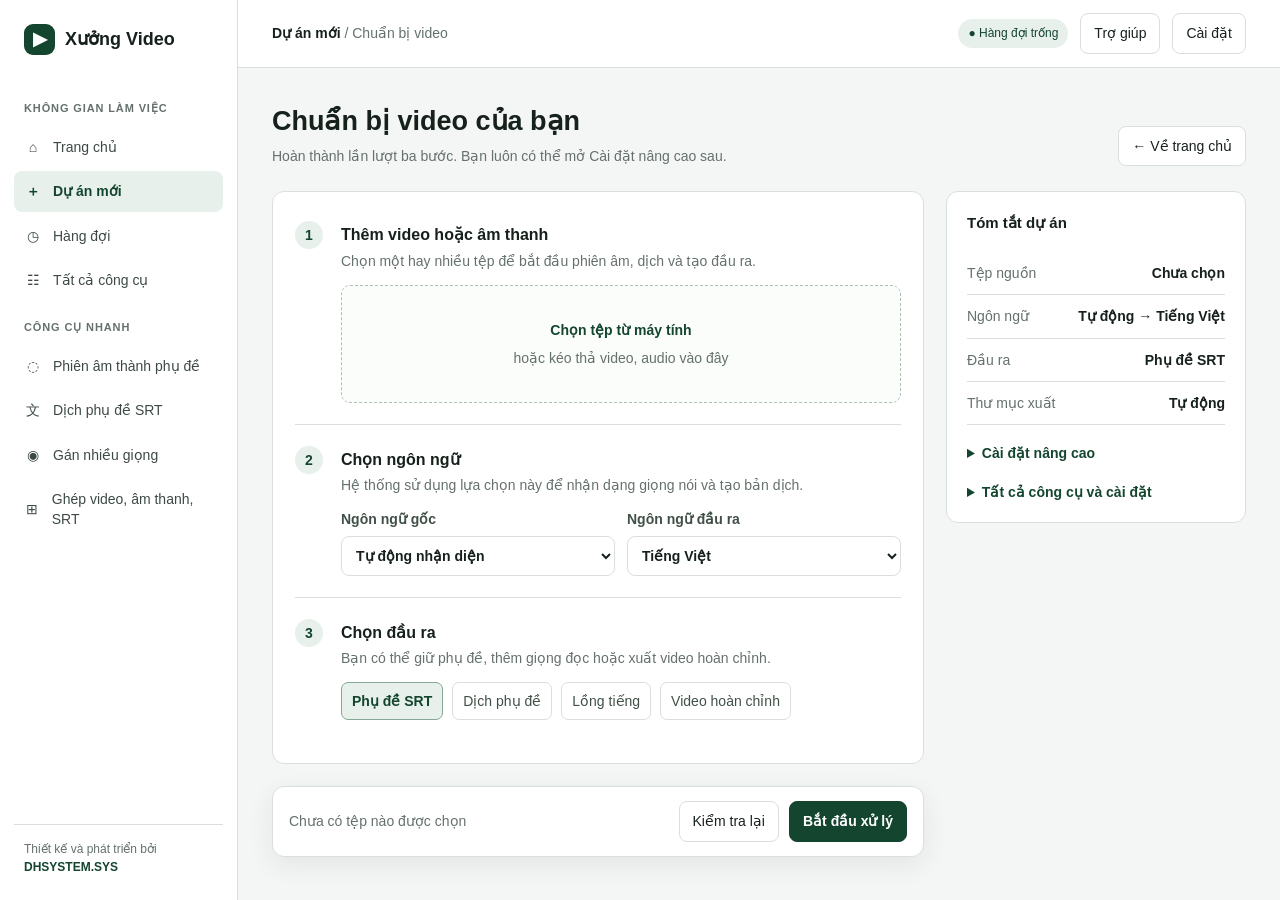
<file: .DHSYSTEM/ui-direction/2026-10-04-light-workspace/index.html>
<!doctype html>
<html lang="vi">
<head>
  <meta charset="utf-8">
  <meta name="viewport" content="width=device-width, initial-scale=1">
  <title>Xưởng Video — Dự án mới</title>
  <style>
    :root { --ink:#17211c; --muted:#65716b; --line:#d9e0dc; --surface:#fff; --subtle:#f4f6f5; --soft:#e7f0eb; --green:#14452f; --green-dark:#0e3524; --focus:#2f7956; }
    * { box-sizing:border-box; } body { margin:0; min-width:1080px; background:var(--subtle); color:var(--ink); font:14px/1.45 "Segoe UI",Arial,sans-serif; }
    .app { display:grid; grid-template-columns:238px 1fr; min-height:100vh; }
    aside { background:#fff; border-right:1px solid var(--line); padding:24px 14px; display:flex; flex-direction:column; }
    .brand { display:flex; gap:10px; align-items:center; padding:0 10px 28px; font-size:18px; font-weight:700; }
    .brand-mark { width:31px; height:31px; border-radius:9px; background:var(--green); color:#fff; display:grid; place-items:center; }
    .nav-label { margin:18px 10px 8px; color:var(--muted); font-size:11px; font-weight:700; letter-spacing:.08em; }
    .nav-item { display:flex; align-items:center; gap:11px; border-radius:8px; color:#3d4a43; padding:10px; margin:2px 0; text-decoration:none; }
    .nav-item.active { background:var(--soft); color:var(--green); font-weight:700; } .nav-icon { width:18px; text-align:center; }
    .author { margin-top:auto; border-top:1px solid var(--line); padding:16px 10px 0; color:var(--muted); font-size:12px; } .author b { color:var(--green); }
    main { display:grid; grid-template-rows:68px 1fr; } header { background:#fff; border-bottom:1px solid var(--line); display:flex; justify-content:space-between; align-items:center; padding:0 34px; }
    .crumb { color:var(--muted); } .crumb b { color:var(--ink); } .top-actions { display:flex; align-items:center; gap:12px; } .queue { color:var(--green); background:var(--soft); border-radius:20px; padding:6px 10px; font-size:12px; }
    button { border:1px solid var(--line); border-radius:8px; background:#fff; color:var(--ink); cursor:pointer; font:inherit; padding:9px 13px; } button.primary { border-color:var(--green); background:var(--green); color:#fff; font-weight:700; } button.primary:hover { background:var(--green-dark); }
    .page { padding:34px; max-width:1450px; width:100%; margin:0 auto; } .intro { display:flex; justify-content:space-between; align-items:end; margin-bottom:25px; } h1 { margin:0 0 5px; font-size:27px; } .intro p { margin:0; color:var(--muted); } .layout { display:grid; grid-template-columns:minmax(620px,1fr) 300px; gap:22px; }
    .panel { background:var(--surface); border:1px solid var(--line); border-radius:12px; } .steps { padding:8px 22px 22px; } .step { display:grid; grid-template-columns:34px 1fr; gap:12px; padding:21px 0; border-bottom:1px solid var(--line); } .step:last-child { border:0; } .number { width:28px; height:28px; border-radius:50%; background:var(--soft); color:var(--green); display:grid; place-items:center; font-weight:700; } .step h2 { margin:2px 0 4px; font-size:16px; } .step p { margin:0 0 14px; color:var(--muted); }
    .drop { border:1.5px dashed #abc1b3; background:#fbfdfb; min-height:118px; border-radius:9px; display:flex; align-items:center; justify-content:center; flex-direction:column; gap:8px; color:var(--muted); } .drop strong { color:var(--green); }
    .fields { display:grid; grid-template-columns:1fr 1fr; gap:12px; } label { display:grid; gap:6px; color:#405047; font-weight:600; } select, .field { border:1px solid var(--line); border-radius:8px; padding:10px; background:#fff; color:var(--ink); font:inherit; } .options { display:flex; gap:9px; flex-wrap:wrap; } .option { padding:8px 10px; border:1px solid var(--line); border-radius:7px; background:#fff; color:#405047; } .option.selected { background:var(--soft); border-color:#86a894; color:var(--green); font-weight:700; }
    .summary { padding:20px; height:max-content; } .summary h2 { font-size:15px; margin:0 0 18px; } .summary-row { display:flex; justify-content:space-between; gap:12px; padding:11px 0; border-bottom:1px solid var(--line); color:var(--muted); } .summary-row b { color:var(--ink); text-align:right; font-weight:600; } details { margin-top:18px; color:var(--muted); } summary { cursor:pointer; color:var(--green); font-weight:700; }
    .footer-action { position:sticky; bottom:0; background:#fff; border:1px solid var(--line); border-radius:12px; padding:14px 16px; margin-top:22px; display:flex; justify-content:space-between; align-items:center; box-shadow:0 8px 26px rgba(23,33,28,.08); } .footer-action span { color:var(--muted); } .footer-action div { display:flex; gap:10px; }
  </style>
</head>
<body>
  <div class="app">
    <aside>
      <div class="brand"><span class="brand-mark">▶</span><span>Xưởng Video</span></div>
      <div class="nav-label">KHÔNG GIAN LÀM VIỆC</div>
      <a class="nav-item" href="#home"><span class="nav-icon">⌂</span>Trang chủ</a>
      <a class="nav-item active" href="#new"><span class="nav-icon">＋</span>Dự án mới</a>
      <a class="nav-item" href="#queue"><span class="nav-icon">◷</span>Hàng đợi</a>
      <a class="nav-item" href="#all-tools"><span class="nav-icon">☷</span>Tất cả công cụ</a>
      <div class="nav-label">CÔNG CỤ NHANH</div>
      <a class="nav-item" href="#transcribe"><span class="nav-icon">◌</span>Phiên âm thành phụ đề</a>
      <a class="nav-item" href="#srt"><span class="nav-icon">文</span>Dịch phụ đề SRT</a>
      <a class="nav-item" href="#voices"><span class="nav-icon">◉</span>Gán nhiều giọng</a>
      <a class="nav-item" href="#merge"><span class="nav-icon">⊞</span>Ghép video, âm thanh, SRT</a>
      <div class="author">Thiết kế và phát triển bởi<br><b>DHSYSTEM.SYS</b></div>
    </aside>
    <main>
      <header><div class="crumb"><b>Dự án mới</b> <span> / Chuẩn bị video</span></div><div class="top-actions"><span class="queue">● Hàng đợi trống</span><button>Trợ giúp</button><button>Cài đặt</button></div></header>
      <section class="page">
        <div class="intro"><div><h1>Chuẩn bị video của bạn</h1><p>Hoàn thành lần lượt ba bước. Bạn luôn có thể mở Cài đặt nâng cao sau.</p></div><button>← Về trang chủ</button></div>
        <div class="layout"><div><div class="panel steps">
          <article class="step"><div class="number">1</div><div><h2>Thêm video hoặc âm thanh</h2><p>Chọn một hay nhiều tệp để bắt đầu phiên âm, dịch và tạo đầu ra.</p><div class="drop"><strong>Chọn tệp từ máy tính</strong><span>hoặc kéo thả video, audio vào đây</span></div></div></article>
          <article class="step"><div class="number">2</div><div><h2>Chọn ngôn ngữ</h2><p>Hệ thống sử dụng lựa chọn này để nhận dạng giọng nói và tạo bản dịch.</p><div class="fields"><label>Ngôn ngữ gốc<select><option>Tự động nhận diện</option></select></label><label>Ngôn ngữ đầu ra<select><option>Tiếng Việt</option></select></label></div></div></article>
          <article class="step"><div class="number">3</div><div><h2>Chọn đầu ra</h2><p>Bạn có thể giữ phụ đề, thêm giọng đọc hoặc xuất video hoàn chỉnh.</p><div class="options"><span class="option selected">Phụ đề SRT</span><span class="option">Dịch phụ đề</span><span class="option">Lồng tiếng</span><span class="option">Video hoàn chỉnh</span></div></div></article>
        </div><div class="footer-action"><span>Chưa có tệp nào được chọn</span><div><button>Kiểm tra lại</button><button class="primary">Bắt đầu xử lý</button></div></div></div>
        <aside class="panel summary"><h2>Tóm tắt dự án</h2><div class="summary-row"><span>Tệp nguồn</span><b>Chưa chọn</b></div><div class="summary-row"><span>Ngôn ngữ</span><b>Tự động → Tiếng Việt</b></div><div class="summary-row"><span>Đầu ra</span><b>Phụ đề SRT</b></div><div class="summary-row"><span>Thư mục xuất</span><b>Tự động</b></div><details><summary>Cài đặt nâng cao</summary><p>Nhà cung cấp dịch, giọng đọc, mô hình nhận dạng và cách nhúng phụ đề.</p></details><details><summary>Tất cả công cụ và cài đặt</summary><p>Mở lại đầy đủ các menu và action hiện có; giao diện mới chỉ nhóm lại để dễ tìm.</p></details></aside></div>
      </section>
    </main>
  </div>
</body>
</html>
</file>
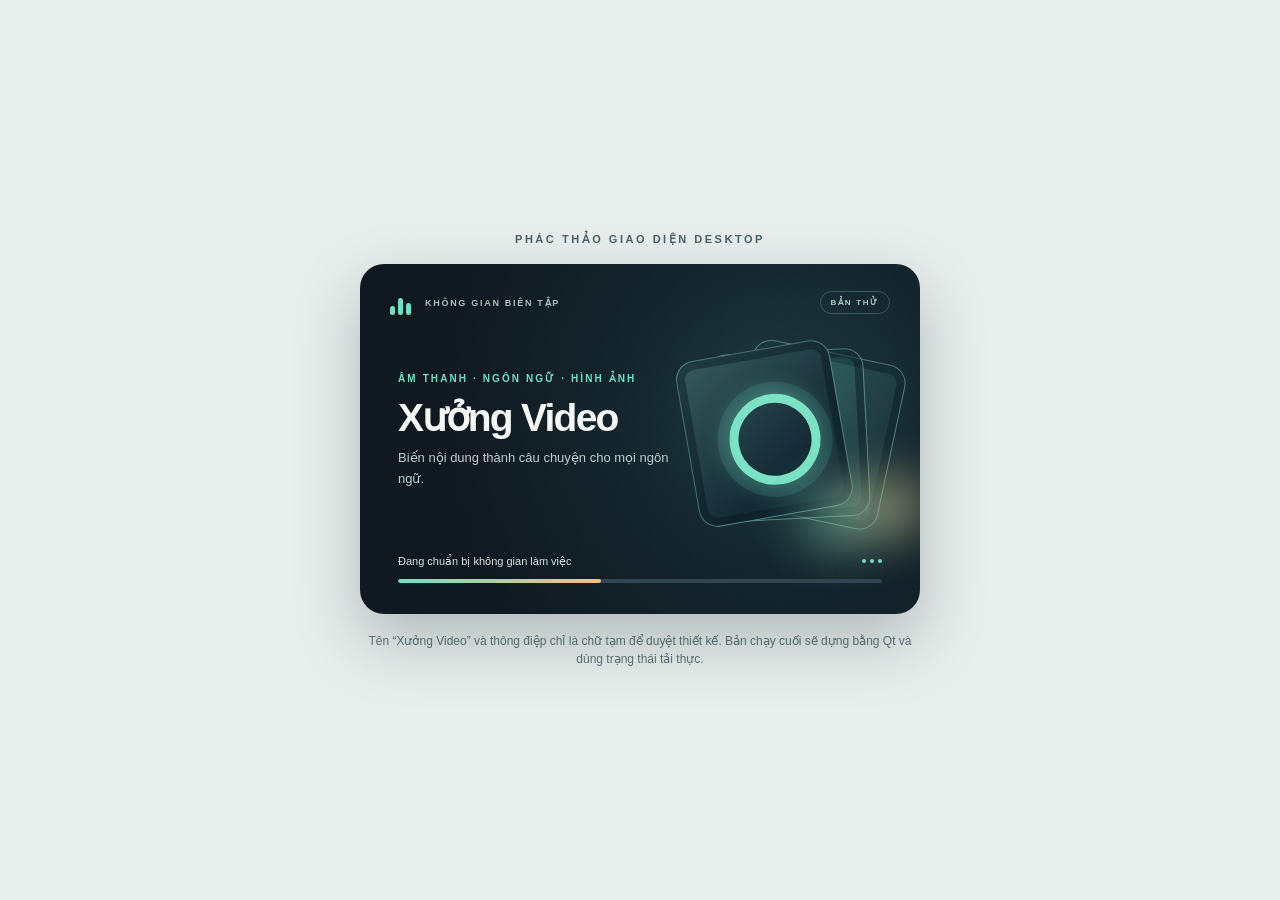
<file: .DHSYSTEM/ui-direction/2026-10-04-vi-start/index.html>
<!doctype html>
<html lang="vi">
<head>
  <meta charset="utf-8">
  <meta name="viewport" content="width=device-width, initial-scale=1">
  <title>Phác thảo màn hình mở đầu</title>
  <link rel="stylesheet" href="style.css">
</head>
<body>
  <main class="canvas">
    <p class="eyebrow">PHÁC THẢO GIAO DIỆN DESKTOP</p>
    <section class="splash" aria-label="Màn hình mở đầu đề xuất">
      <div class="grain" aria-hidden="true"></div>
      <div class="topline"><span class="mark" aria-hidden="true"><i></i><i></i><i></i></span><span>KHÔNG GIAN BIÊN TẬP</span><span class="version">BẢN THỬ</span></div>
      <div class="visual" aria-hidden="true"><span class="frame frame-a"></span><span class="frame frame-b"></span><span class="frame frame-c"></span><span class="wave"></span></div>
      <div class="copy"><span class="caption">ÂM THANH · NGÔN NGỮ · HÌNH ẢNH</span><h1>Xưởng Video</h1><p>Biến nội dung thành câu chuyện cho mọi ngôn ngữ.</p></div>
      <div class="progress" role="status" aria-live="polite"><div class="progress-label"><span>Đang chuẩn bị không gian làm việc</span><span class="pulse" aria-hidden="true"><b></b><b></b><b></b></span></div><div class="track"><span></span></div></div>
    </section>
    <p class="footnote">Tên “Xưởng Video” và thông điệp chỉ là chữ tạm để duyệt thiết kế. Bản chạy cuối sẽ dựng bằng Qt và dùng trạng thái tải thực.</p>
  </main>
</body>
</html>
</file>
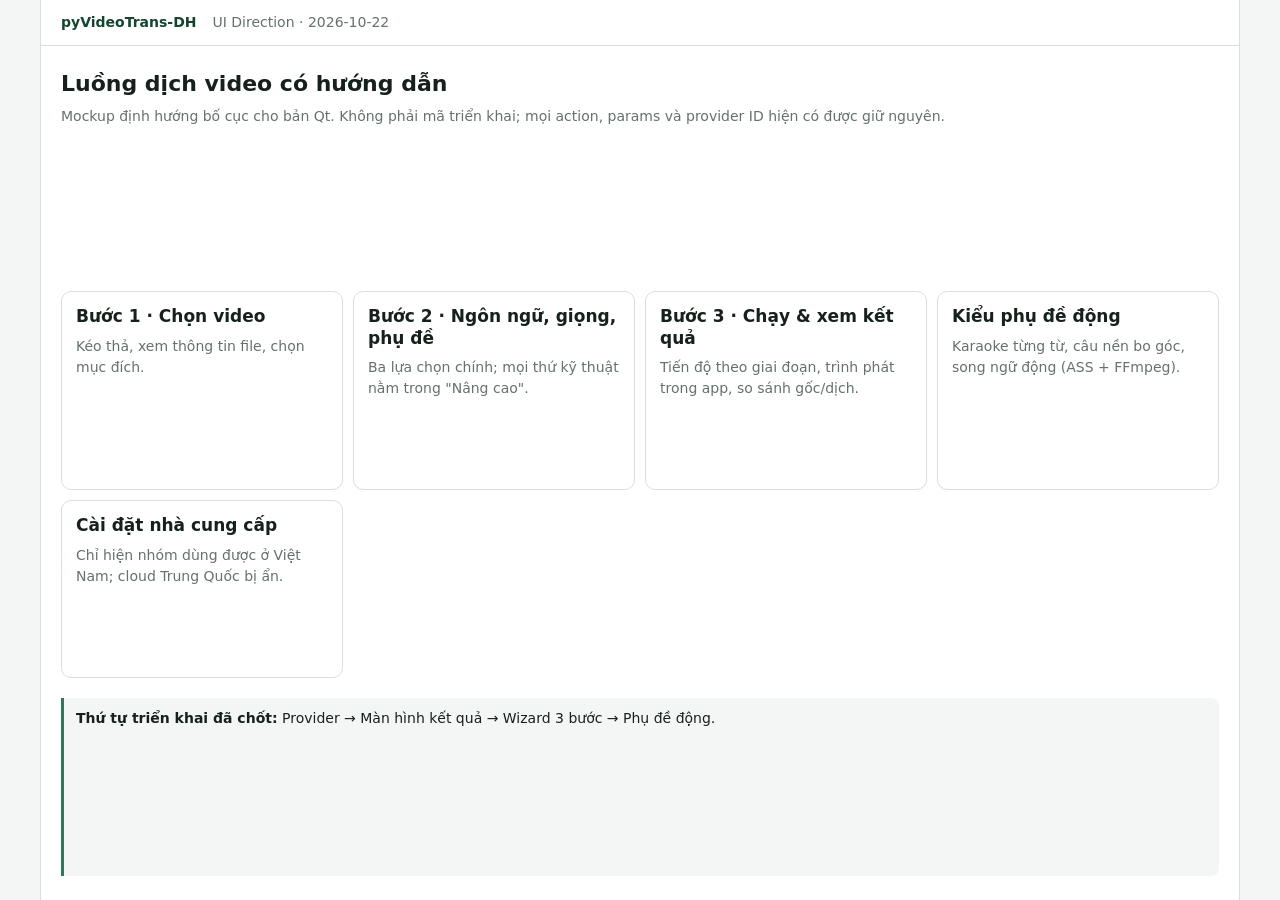
<file: .DHSYSTEM/ui-direction/2026-10-22-guided-workflow/index.html>
<!doctype html>
<html lang="vi">
<head>
<meta charset="utf-8">
<meta name="viewport" content="width=device-width, initial-scale=1">
<title>Guided Workflow — UI Direction</title>
<link rel="stylesheet" href="style.css">
</head>
<body>
<div class="app">
  <header class="topbar"><span class="brand">pyVideoTrans-DH</span><span class="muted">UI Direction · 2026-10-22</span></header>
  <main>
    <section>
      <h1>Luồng dịch video có hướng dẫn</h1>
      <p class="muted">Mockup định hướng bố cục cho bản Qt. Không phải mã triển khai; mọi action, params và provider ID hiện có được giữ nguyên.</p>
    </section>
    <section class="hub-list">
      <a href="pages/step1-video.html"><h2>Bước 1 · Chọn video</h2><p class="muted">Kéo thả, xem thông tin file, chọn mục đích.</p></a>
      <a href="pages/step2-options.html"><h2>Bước 2 · Ngôn ngữ, giọng, phụ đề</h2><p class="muted">Ba lựa chọn chính; mọi thứ kỹ thuật nằm trong "Nâng cao".</p></a>
      <a href="pages/step3-result.html"><h2>Bước 3 · Chạy &amp; xem kết quả</h2><p class="muted">Tiến độ theo giai đoạn, trình phát trong app, so sánh gốc/dịch.</p></a>
      <a href="pages/captions.html"><h2>Kiểu phụ đề động</h2><p class="muted">Karaoke từng từ, câu nền bo góc, song ngữ động (ASS + FFmpeg).</p></a>
      <a href="pages/providers.html"><h2>Cài đặt nhà cung cấp</h2><p class="muted">Chỉ hiện nhóm dùng được ở Việt Nam; cloud Trung Quốc bị ẩn.</p></a>
    </section>
    <section class="note">
      <b>Thứ tự triển khai đã chốt:</b> Provider → Màn hình kết quả → Wizard 3 bước → Phụ đề động.
    </section>
  </main>
</div>
</body>
</html>
</file>
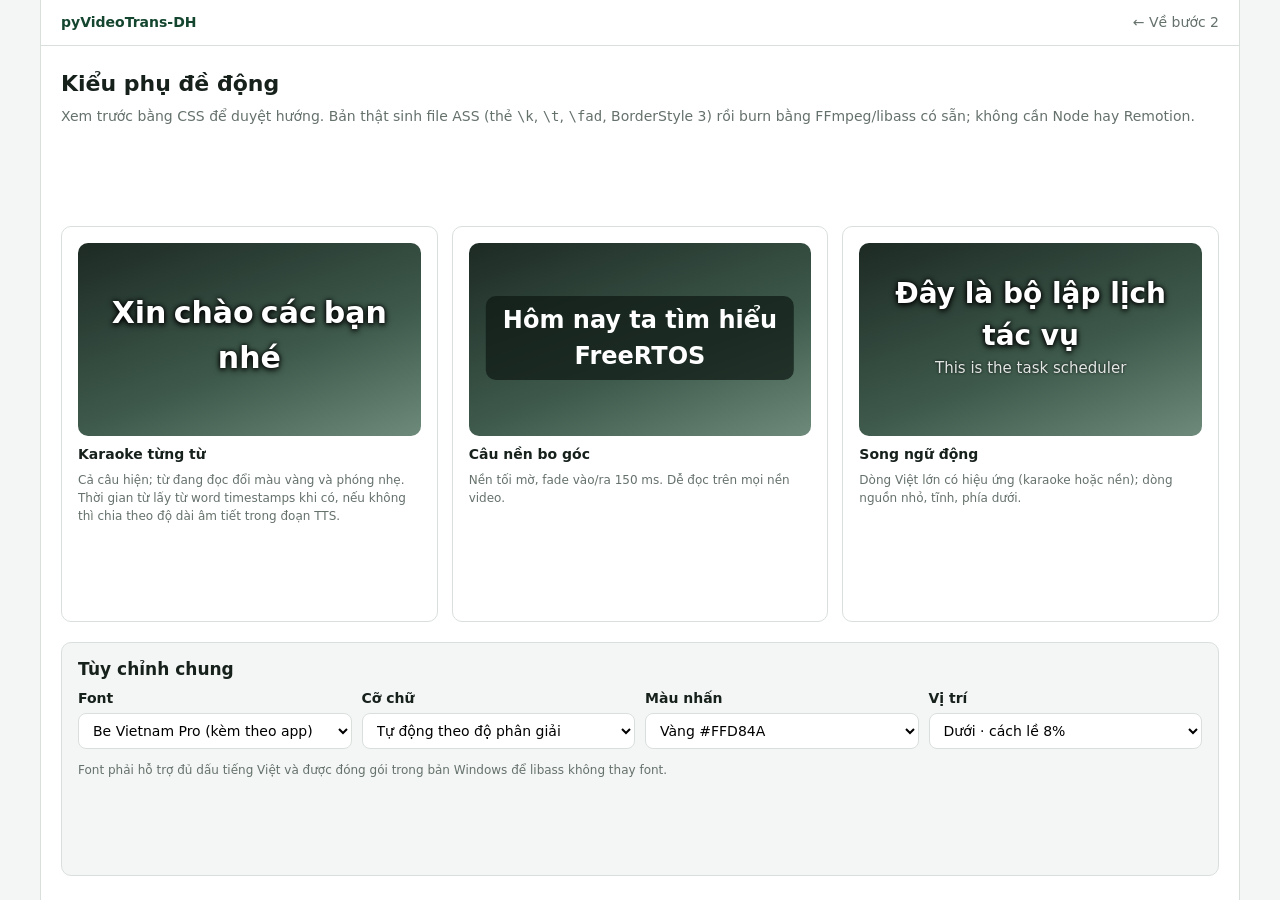
<file: .DHSYSTEM/ui-direction/2026-10-22-guided-workflow/pages/captions.html>
<!doctype html>
<html lang="vi">
<head>
<meta charset="utf-8">
<meta name="viewport" content="width=device-width, initial-scale=1">
<title>Kiểu phụ đề động</title>
<link rel="stylesheet" href="../style.css">
</head>
<body>
<div class="app">
  <header class="topbar"><span class="brand">pyVideoTrans-DH</span><span class="spacer"></span><a href="step2-options.html">← Về bước 2</a></header>
  <main>
    <section>
      <h1>Kiểu phụ đề động</h1>
      <p class="muted">Xem trước bằng CSS để duyệt hướng. Bản thật sinh file ASS (thẻ <code>\k</code>, <code>\t</code>, <code>\fad</code>, BorderStyle 3) rồi burn bằng FFmpeg/libass có sẵn; không cần Node hay Remotion.</p>
    </section>
    <section class="caption-grid">
      <div class="card">
        <div class="player"><div class="cap karaoke"><span class="w">Xin</span><span class="w">chào</span><span class="w">các</span><span class="w">bạn</span><span class="w">nhé</span></div></div>
        <h3 style="margin-top:10px">Karaoke từng từ</h3>
        <p class="muted small">Cả câu hiện; từ đang đọc đổi màu vàng và phóng nhẹ. Thời gian từ lấy từ word timestamps khi có, nếu không thì chia theo độ dài âm tiết trong đoạn TTS.</p>
      </div>
      <div class="card">
        <div class="player"><div class="cap box"><span>Hôm nay ta tìm hiểu FreeRTOS</span></div></div>
        <h3 style="margin-top:10px">Câu nền bo góc</h3>
        <p class="muted small">Nền tối mờ, fade vào/ra 150 ms. Dễ đọc trên mọi nền video.</p>
      </div>
      <div class="card">
        <div class="player"><div class="cap bi"><div class="main">Đây là bộ lập lịch tác vụ</div><div class="src">This is the task scheduler</div></div></div>
        <h3 style="margin-top:10px">Song ngữ động</h3>
        <p class="muted small">Dòng Việt lớn có hiệu ứng (karaoke hoặc nền); dòng nguồn nhỏ, tĩnh, phía dưới.</p>
      </div>
    </section>
    <section class="card soft">
      <h2>Tùy chỉnh chung</h2>
      <div style="display:grid;grid-template-columns:repeat(auto-fit,minmax(180px,1fr));gap:10px">
        <div class="field"><label>Font</label><select><option>Be Vietnam Pro (kèm theo app)</option></select></div>
        <div class="field"><label>Cỡ chữ</label><select><option>Tự động theo độ phân giải</option></select></div>
        <div class="field"><label>Màu nhấn</label><select><option>Vàng #FFD84A</option></select></div>
        <div class="field"><label>Vị trí</label><select><option>Dưới · cách lề 8%</option></select></div>
      </div>
      <p class="muted small">Font phải hỗ trợ đủ dấu tiếng Việt và được đóng gói trong bản Windows để libass không thay font.</p>
    </section>
  </main>
</div>
</body>
</html>
</file>
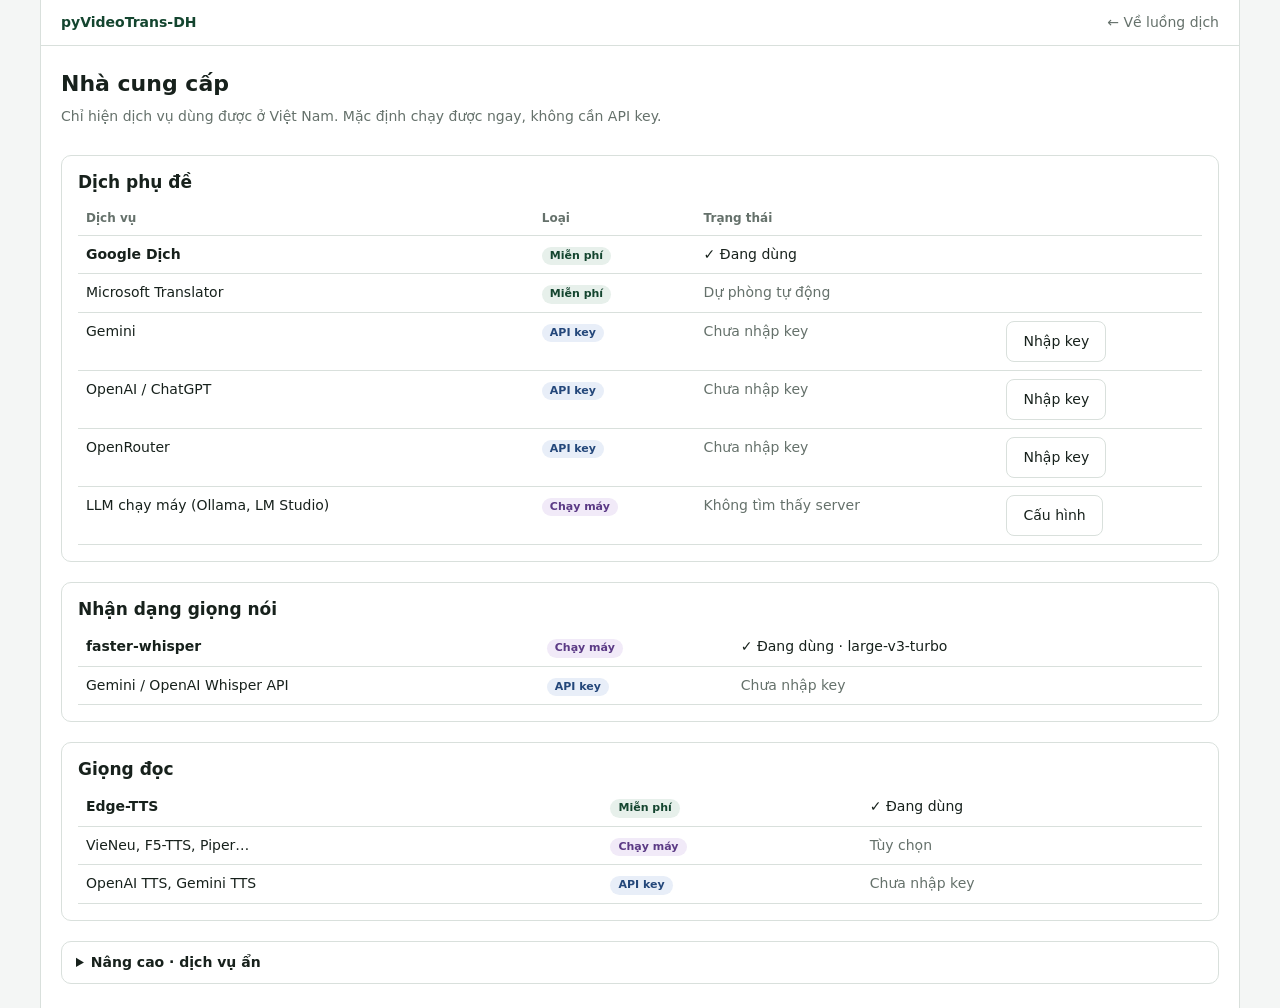
<file: .DHSYSTEM/ui-direction/2026-10-22-guided-workflow/pages/providers.html>
<!doctype html>
<html lang="vi">
<head>
<meta charset="utf-8">
<meta name="viewport" content="width=device-width, initial-scale=1">
<title>Cài đặt nhà cung cấp</title>
<link rel="stylesheet" href="../style.css">
</head>
<body>
<div class="app">
  <header class="topbar"><span class="brand">pyVideoTrans-DH</span><span class="spacer"></span><a href="step1-video.html">← Về luồng dịch</a></header>
  <main>
    <section>
      <h1>Nhà cung cấp</h1>
      <p class="muted">Chỉ hiện dịch vụ dùng được ở Việt Nam. Mặc định chạy được ngay, không cần API key.</p>
    </section>
    <section class="card">
      <h2>Dịch phụ đề</h2>
      <table>
        <tr><th>Dịch vụ</th><th>Loại</th><th>Trạng thái</th><th></th></tr>
        <tr><td><b>Google Dịch</b></td><td><span class="badge">Miễn phí</span></td><td>✓ Đang dùng</td><td></td></tr>
        <tr><td>Microsoft Translator</td><td><span class="badge">Miễn phí</span></td><td class="muted">Dự phòng tự động</td><td></td></tr>
        <tr><td>Gemini</td><td><span class="badge key">API key</span></td><td class="muted">Chưa nhập key</td><td><a class="btn" href="#">Nhập key</a></td></tr>
        <tr><td>OpenAI / ChatGPT</td><td><span class="badge key">API key</span></td><td class="muted">Chưa nhập key</td><td><a class="btn" href="#">Nhập key</a></td></tr>
        <tr><td>OpenRouter</td><td><span class="badge key">API key</span></td><td class="muted">Chưa nhập key</td><td><a class="btn" href="#">Nhập key</a></td></tr>
        <tr><td>LLM chạy máy (Ollama, LM Studio)</td><td><span class="badge local">Chạy máy</span></td><td class="muted">Không tìm thấy server</td><td><a class="btn" href="#">Cấu hình</a></td></tr>
      </table>
    </section>
    <section class="card">
      <h2>Nhận dạng giọng nói</h2>
      <table>
        <tr><td><b>faster-whisper</b></td><td><span class="badge local">Chạy máy</span></td><td>✓ Đang dùng · large-v3-turbo</td></tr>
        <tr><td>Gemini / OpenAI Whisper API</td><td><span class="badge key">API key</span></td><td class="muted">Chưa nhập key</td></tr>
      </table>
    </section>
    <section class="card">
      <h2>Giọng đọc</h2>
      <table>
        <tr><td><b>Edge-TTS</b></td><td><span class="badge">Miễn phí</span></td><td>✓ Đang dùng</td></tr>
        <tr><td>VieNeu, F5-TTS, Piper…</td><td><span class="badge local">Chạy máy</span></td><td class="muted">Tùy chọn</td></tr>
        <tr><td>OpenAI TTS, Gemini TTS</td><td><span class="badge key">API key</span></td><td class="muted">Chưa nhập key</td></tr>
      </table>
    </section>
    <details class="advanced">
      <summary>Nâng cao · dịch vụ ẩn</summary>
      <p class="muted" style="margin-top:8px">Các dịch vụ cloud Trung Quốc (Baidu, Tencent, Alibaba/Qwen, Volcengine/Doubao, Zhipu, MiniMax, SiliconFlow, DeepSeek, Xiaomi…) và các API ít dùng bị ẩn khỏi mọi danh sách. Bật lại tại đây nếu thật sự cần; cấu hình cũ và ID không bị xóa.</p>
      <label><input type="checkbox"> Hiện dịch vụ ẩn trong danh sách chọn</label>
    </details>
  </main>
</div>
</body>
</html>
</file>
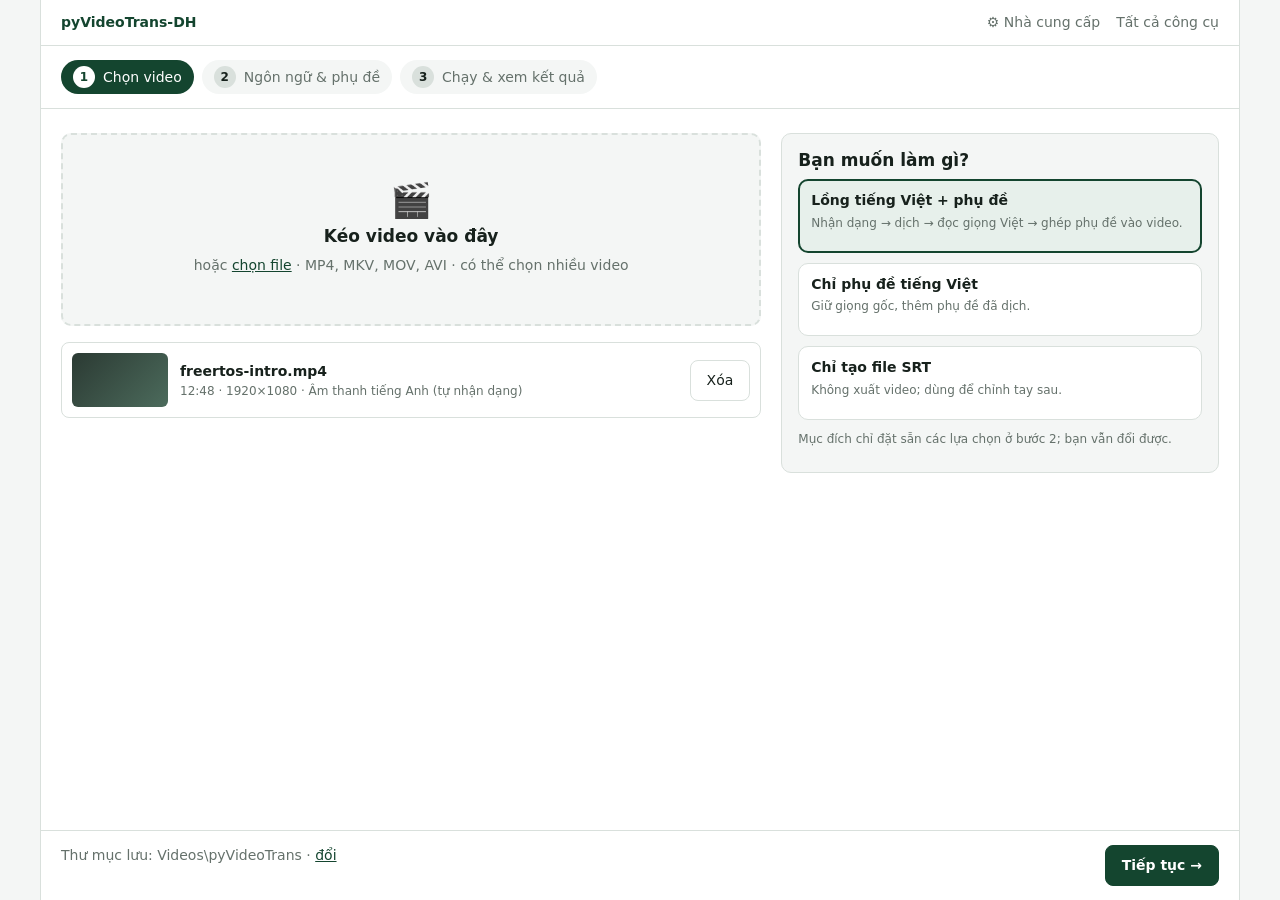
<file: .DHSYSTEM/ui-direction/2026-10-22-guided-workflow/pages/step1-video.html>
<!doctype html>
<html lang="vi">
<head>
<meta charset="utf-8">
<meta name="viewport" content="width=device-width, initial-scale=1">
<title>Bước 1 · Chọn video</title>
<link rel="stylesheet" href="../style.css">
</head>
<body>
<div class="app">
  <header class="topbar"><span class="brand">pyVideoTrans-DH</span><span class="spacer"></span><a href="providers.html">⚙ Nhà cung cấp</a><a href="../index.html">Tất cả công cụ</a></header>
  <nav class="stepper" aria-label="Các bước">
    <a class="step active" href="step1-video.html"><b>1</b> Chọn video</a>
    <a class="step" href="step2-options.html"><b>2</b> Ngôn ngữ &amp; phụ đề</a>
    <a class="step" href="step3-result.html"><b>3</b> Chạy &amp; xem kết quả</a>
  </nav>
  <main class="two-col">
    <section style="display:grid;gap:16px">
      <div class="drop">
        <div class="icon">🎬</div>
        <h2>Kéo video vào đây</h2>
        <p class="muted">hoặc <a href="#">chọn file</a> · MP4, MKV, MOV, AVI · có thể chọn nhiều video</p>
      </div>
      <div class="file-row">
        <div class="thumb" aria-hidden="true"></div>
        <div style="flex:1">
          <b>freertos-intro.mp4</b>
          <div class="muted small">12:48 · 1920×1080 · Âm thanh tiếng Anh (tự nhận dạng)</div>
        </div>
        <a class="btn" href="#">Xóa</a>
      </div>
    </section>
    <aside class="card soft">
      <h2>Bạn muốn làm gì?</h2>
      <div class="tiles" style="grid-template-columns:1fr">
        <div class="tile selected"><h3>Lồng tiếng Việt + phụ đề</h3><p class="muted small">Nhận dạng → dịch → đọc giọng Việt → ghép phụ đề vào video.</p></div>
        <div class="tile"><h3>Chỉ phụ đề tiếng Việt</h3><p class="muted small">Giữ giọng gốc, thêm phụ đề đã dịch.</p></div>
        <div class="tile"><h3>Chỉ tạo file SRT</h3><p class="muted small">Không xuất video; dùng để chỉnh tay sau.</p></div>
      </div>
      <p class="muted small" style="margin-top:10px">Mục đích chỉ đặt sẵn các lựa chọn ở bước 2; bạn vẫn đổi được.</p>
    </aside>
  </main>
  <footer class="actions"><span class="muted">Thư mục lưu: Videos\pyVideoTrans · <a href="#">đổi</a></span><a class="btn primary" href="step2-options.html">Tiếp tục →</a></footer>
</div>
</body>
</html>
</file>
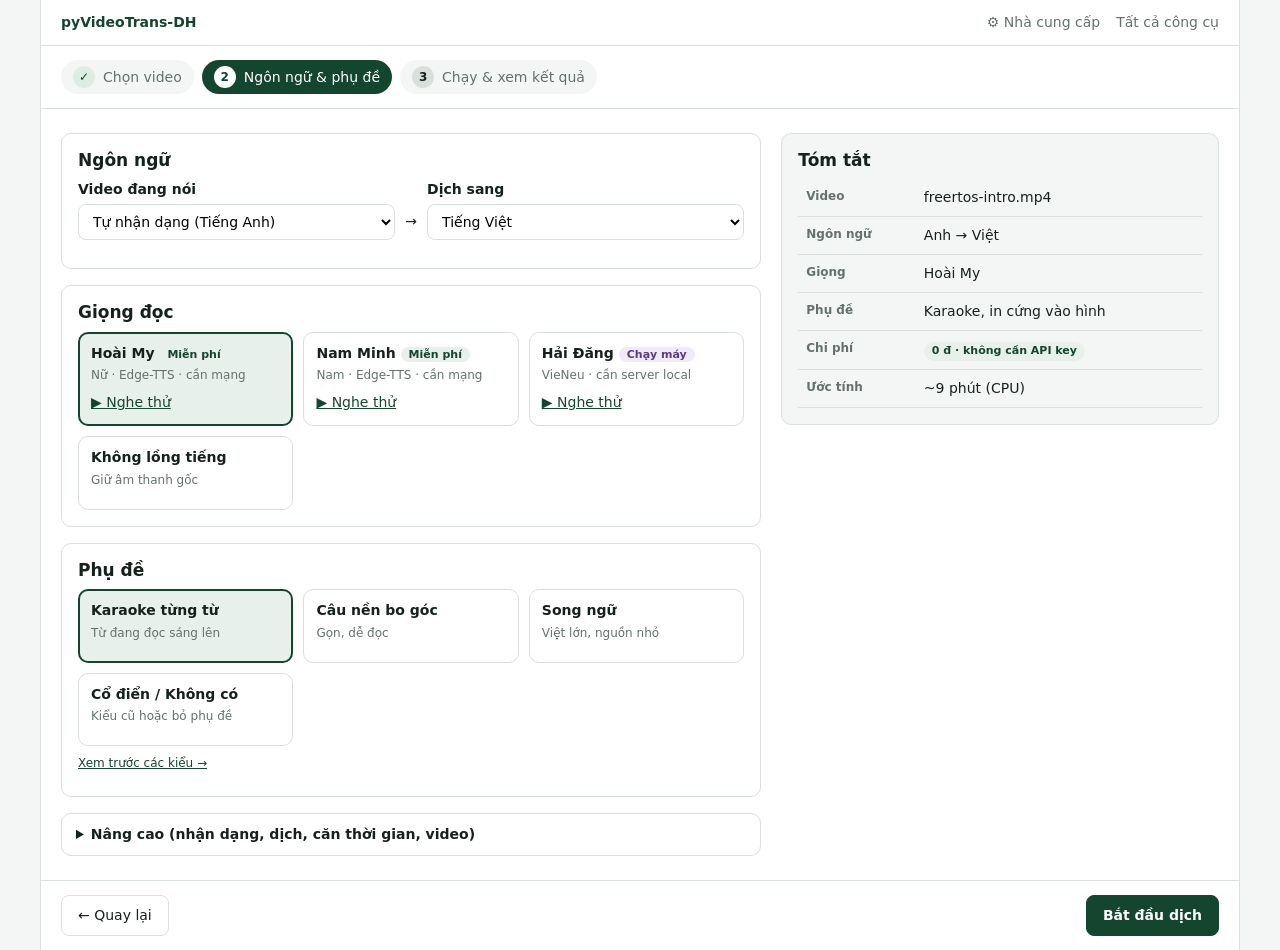
<file: .DHSYSTEM/ui-direction/2026-10-22-guided-workflow/pages/step2-options.html>
<!doctype html>
<html lang="vi">
<head>
<meta charset="utf-8">
<meta name="viewport" content="width=device-width, initial-scale=1">
<title>Bước 2 · Ngôn ngữ và phụ đề</title>
<link rel="stylesheet" href="../style.css">
</head>
<body>
<div class="app">
  <header class="topbar"><span class="brand">pyVideoTrans-DH</span><span class="spacer"></span><a href="providers.html">⚙ Nhà cung cấp</a><a href="../index.html">Tất cả công cụ</a></header>
  <nav class="stepper" aria-label="Các bước">
    <a class="step done" href="step1-video.html"><b>✓</b> Chọn video</a>
    <a class="step active" href="step2-options.html"><b>2</b> Ngôn ngữ &amp; phụ đề</a>
    <a class="step" href="step3-result.html"><b>3</b> Chạy &amp; xem kết quả</a>
  </nav>
  <main class="two-col">
    <section style="display:grid;gap:16px">
      <div class="card">
        <h2>Ngôn ngữ</h2>
        <div style="display:grid;grid-template-columns:1fr auto 1fr;gap:10px;align-items:end">
          <div class="field"><label>Video đang nói</label><select><option>Tự nhận dạng (Tiếng Anh)</option></select></div>
          <span style="padding-bottom:20px">→</span>
          <div class="field"><label>Dịch sang</label><select><option>Tiếng Việt</option></select></div>
        </div>
      </div>
      <div class="card">
        <h2>Giọng đọc</h2>
        <div class="tiles">
          <div class="tile selected"><h3>Hoài My <span class="badge">Miễn phí</span></h3><p class="muted small">Nữ · Edge-TTS · cần mạng</p><a href="#">▶ Nghe thử</a></div>
          <div class="tile"><h3>Nam Minh <span class="badge">Miễn phí</span></h3><p class="muted small">Nam · Edge-TTS · cần mạng</p><a href="#">▶ Nghe thử</a></div>
          <div class="tile"><h3>Hải Đăng <span class="badge local">Chạy máy</span></h3><p class="muted small">VieNeu · cần server local</p><a href="#">▶ Nghe thử</a></div>
          <div class="tile"><h3>Không lồng tiếng</h3><p class="muted small">Giữ âm thanh gốc</p></div>
        </div>
      </div>
      <div class="card">
        <h2>Phụ đề</h2>
        <div class="tiles">
          <div class="tile selected"><h3>Karaoke từng từ</h3><p class="muted small">Từ đang đọc sáng lên</p></div>
          <div class="tile"><h3>Câu nền bo góc</h3><p class="muted small">Gọn, dễ đọc</p></div>
          <div class="tile"><h3>Song ngữ</h3><p class="muted small">Việt lớn, nguồn nhỏ</p></div>
          <div class="tile"><h3>Cổ điển / Không có</h3><p class="muted small">Kiểu cũ hoặc bỏ phụ đề</p></div>
        </div>
        <p class="small" style="margin-top:8px"><a href="captions.html">Xem trước các kiểu →</a></p>
      </div>
      <details class="advanced">
        <summary>Nâng cao (nhận dạng, dịch, căn thời gian, video)</summary>
        <div style="display:grid;grid-template-columns:1fr 1fr;gap:10px;margin-top:12px">
          <div class="field"><label>Nhận dạng giọng nói</label><select><option>faster-whisper · large-v3-turbo (chạy máy)</option></select></div>
          <div class="field"><label>Dịch</label><select><option>Google (miễn phí)</option></select></div>
          <div class="field"><label>Tách giọng nền</label><select><option>Tắt</option></select></div>
          <div class="field"><label>Căn tốc độ giọng</label><select><option>Tự động</option></select></div>
        </div>
        <p class="muted small">Đây là toàn bộ tùy chọn cũ, giữ nguyên tên trường params/settings.</p>
      </details>
    </section>
    <aside class="card soft">
      <h2>Tóm tắt</h2>
      <table>
        <tr><th>Video</th><td>freertos-intro.mp4</td></tr>
        <tr><th>Ngôn ngữ</th><td>Anh → Việt</td></tr>
        <tr><th>Giọng</th><td>Hoài My</td></tr>
        <tr><th>Phụ đề</th><td>Karaoke, in cứng vào hình</td></tr>
        <tr><th>Chi phí</th><td><span class="badge">0 đ · không cần API key</span></td></tr>
        <tr><th>Ước tính</th><td>~9 phút (CPU)</td></tr>
      </table>
    </aside>
  </main>
  <footer class="actions"><a class="btn" href="step1-video.html">← Quay lại</a><a class="btn primary" href="step3-result.html">Bắt đầu dịch</a></footer>
</div>
</body>
</html>
</file>
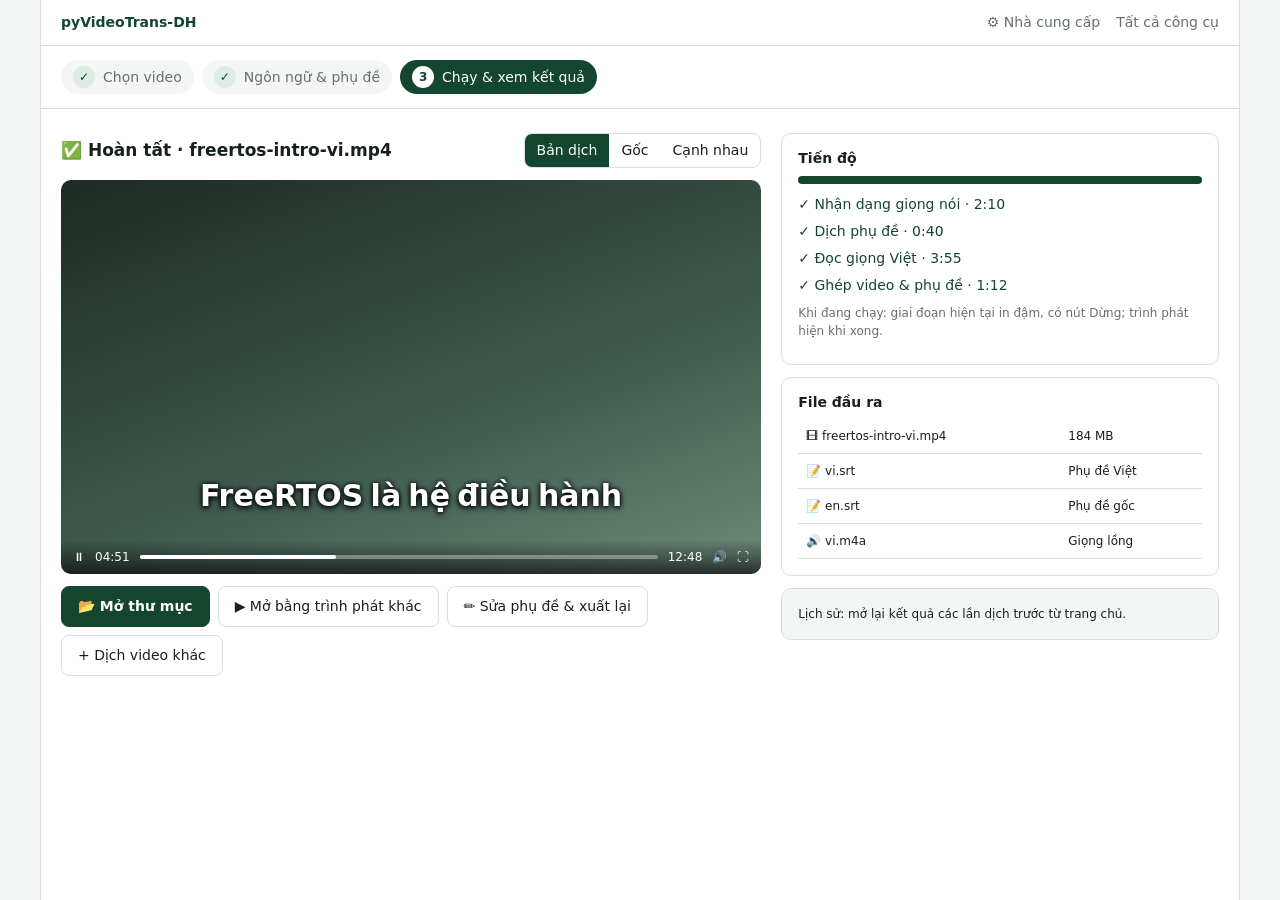
<file: .DHSYSTEM/ui-direction/2026-10-22-guided-workflow/pages/step3-result.html>
<!doctype html>
<html lang="vi">
<head>
<meta charset="utf-8">
<meta name="viewport" content="width=device-width, initial-scale=1">
<title>Bước 3 · Kết quả</title>
<link rel="stylesheet" href="../style.css">
</head>
<body>
<div class="app">
  <header class="topbar"><span class="brand">pyVideoTrans-DH</span><span class="spacer"></span><a href="providers.html">⚙ Nhà cung cấp</a><a href="../index.html">Tất cả công cụ</a></header>
  <nav class="stepper" aria-label="Các bước">
    <a class="step done" href="step1-video.html"><b>✓</b> Chọn video</a>
    <a class="step done" href="step2-options.html"><b>✓</b> Ngôn ngữ &amp; phụ đề</a>
    <a class="step active" href="step3-result.html"><b>3</b> Chạy &amp; xem kết quả</a>
  </nav>
  <main class="two-col">
    <section style="display:grid;gap:12px">
      <div style="display:flex;justify-content:space-between;align-items:center;gap:10px;flex-wrap:wrap">
        <h2 style="margin:0">✅ Hoàn tất · freertos-intro-vi.mp4</h2>
        <div class="seg" role="tablist"><a class="on" href="#">Bản dịch</a><a href="#">Gốc</a><a href="#">Cạnh nhau</a></div>
      </div>
      <div class="player">
        <div class="cap karaoke"><span class="w">FreeRTOS</span><span class="w">là</span><span class="w">hệ</span><span class="w">điều</span><span class="w">hành</span></div>
        <div class="controls"><span>⏸</span><span>04:51</span><div class="seek"><span></span></div><span>12:48</span><span>🔊</span><span>⛶</span></div>
      </div>
      <div style="display:flex;gap:8px;flex-wrap:wrap">
        <a class="btn primary" href="#">📂 Mở thư mục</a>
        <a class="btn" href="#">▶ Mở bằng trình phát khác</a>
        <a class="btn" href="#">✏ Sửa phụ đề &amp; xuất lại</a>
        <a class="btn" href="step1-video.html">+ Dịch video khác</a>
      </div>
    </section>
    <aside style="display:grid;gap:12px">
      <div class="card">
        <h3>Tiến độ</h3>
        <div class="progress" aria-label="100%"><span style="width:100%"></span></div>
        <ul class="stages" style="margin-top:10px">
          <li class="ok">✓ Nhận dạng giọng nói · 2:10</li>
          <li class="ok">✓ Dịch phụ đề · 0:40</li>
          <li class="ok">✓ Đọc giọng Việt · 3:55</li>
          <li class="ok">✓ Ghép video &amp; phụ đề · 1:12</li>
        </ul>
        <p class="muted small" style="margin-top:8px">Khi đang chạy: giai đoạn hiện tại in đậm, có nút Dừng; trình phát hiện khi xong.</p>
      </div>
      <div class="card">
        <h3>File đầu ra</h3>
        <table class="small">
          <tr><td>🎞 freertos-intro-vi.mp4</td><td>184 MB</td></tr>
          <tr><td>📝 vi.srt</td><td>Phụ đề Việt</td></tr>
          <tr><td>📝 en.srt</td><td>Phụ đề gốc</td></tr>
          <tr><td>🔊 vi.m4a</td><td>Giọng lồng</td></tr>
        </table>
      </div>
      <div class="card soft small">Lịch sử: mở lại kết quả các lần dịch trước từ trang chủ.</div>
    </aside>
  </main>
</div>
</body>
</html>
</file>
<file: .DHSYSTEM/ui-direction/2026-10-04-vi-start/style.css>
:root{font-family:"Segoe UI",Inter,Arial,sans-serif;color:#f4f7f4;background:#e8eeec}*{box-sizing:border-box}body{margin:0;min-height:100vh}.canvas{min-height:100vh;display:flex;flex-direction:column;justify-content:center;align-items:center;padding:28px}.eyebrow{color:#49626a;font-size:11px;font-weight:800;letter-spacing:.23em;margin:0 0 18px}.splash{width:560px;height:350px;position:relative;overflow:hidden;border-radius:24px;background:radial-gradient(circle at 76% 42%,#1e3a40 0,#14252d 36%,#101820 75%);box-shadow:0 26px 65px rgba(10,31,41,.25);isolation:isolate}.grain{position:absolute;inset:0;opacity:.18;background-image:linear-gradient(115deg,transparent 47%,rgba(255,255,255,.05) 50%,transparent 53%);background-size:18px 18px;pointer-events:none}.topline{position:relative;z-index:2;display:flex;align-items:center;gap:11px;margin:27px 30px;color:#acbfbd;font-size:9px;letter-spacing:.19em;font-weight:800}.version{margin-left:auto;border:1px solid #3d5b5e;border-radius:20px;padding:6px 10px;font-size:8px;color:#a9c9c1}.mark{width:24px;height:24px;display:flex;align-items:flex-end;gap:3px}.mark i{display:block;width:5px;border-radius:4px;background:#6fe0c4}.mark i:nth-child(1){height:9px}.mark i:nth-child(2){height:17px}.mark i:nth-child(3){height:12px}.copy{position:absolute;left:38px;top:104px;z-index:2;max-width:320px}.caption{font-size:10px;letter-spacing:.21em;color:#6fe0c4;font-weight:800}.copy h1{font-size:39px;letter-spacing:-.045em;line-height:1.05;margin:12px 0 10px}.copy p{font-size:13px;line-height:1.55;color:#bad0cc;max-width:275px;margin:0}.visual{position:absolute;right:8px;top:66px;width:230px;height:220px;transform:rotate(-10deg)}.frame{position:absolute;display:block;width:156px;height:168px;border:1px solid rgba(154,223,205,.38);border-radius:19px;background:linear-gradient(140deg,rgba(111,224,196,.19),rgba(35,56,69,.18));box-shadow:inset 0 0 0 8px rgba(10,26,34,.48)}.frame-a{top:24px;left:56px;transform:rotate(22deg)}.frame-b{top:20px;left:30px;transform:rotate(7deg)}.frame-c{top:14px;left:6px;background:linear-gradient(145deg,#365b5e,#152a35 67%)}.frame-c:after{content:"";position:absolute;left:41px;top:45px;width:73px;height:73px;border-radius:50%;border:9px solid #7be2c5;box-shadow:0 0 0 12px rgba(111,224,196,.12),0 0 28px rgba(111,224,196,.45)}.wave{position:absolute;right:0;bottom:6px;width:120px;height:44px;border-radius:24px;background:linear-gradient(90deg,#6fe0c4,#f8bd83);opacity:.82;filter:blur(27px)}.progress{position:absolute;left:38px;right:38px;bottom:31px;z-index:3}.progress-label{display:flex;align-items:center;justify-content:space-between;color:#d6e5e1;font-size:11px;margin-bottom:11px}.pulse{display:flex;gap:4px}.pulse b{display:block;width:4px;height:4px;border-radius:50%;background:#6fe0c4;animation:breathe 1.4s infinite}.pulse b:nth-child(2){animation-delay:.2s}.pulse b:nth-child(3){animation-delay:.4s}@keyframes breathe{50%{opacity:.2;transform:translateY(-2px)}}.track{height:4px;border-radius:4px;background:#314650;overflow:hidden}.track span{display:block;height:100%;width:42%;border-radius:4px;background:linear-gradient(90deg,#6fe0c4,#f8bd83);animation:loading 3s ease-in-out infinite alternate}@keyframes loading{to{width:72%}}.footnote{max-width:560px;margin:18px 0 0;color:#5f7276;text-align:center;font-size:12px;line-height:1.5}@media(max-width:600px){.splash{transform:scale(min(1,calc((100vw - 30px)/560)));transform-origin:top center}.canvas{overflow:hidden}.footnote{max-width:90vw}}
</file>
<file: .DHSYSTEM/ui-direction/2026-10-22-guided-workflow/style.css>
:root {
  --surface: #fff;
  --subtle: #f4f6f5;
  --soft: #e7f0eb;
  --ink: #17211c;
  --muted: #65716b;
  --line: #d9e0dc;
  --green: #14452f;
  --green-dark: #0e3524;
  --green-soft: #dcede4;
  --focus: #2f7956;
  --warn: #8a5a00;
  --warn-soft: #fff4dc;
  --radius: 10px;
  font-family: "Segoe UI", system-ui, sans-serif;
  color: var(--ink);
}

* { box-sizing: border-box; }
body { margin: 0; background: var(--subtle); font-size: 14px; line-height: 1.5; }
a { color: var(--green); }
h1, h2, h3 { margin: 0 0 8px; line-height: 1.25; }
h1 { font-size: 22px; }
h2 { font-size: 17px; }
h3 { font-size: 14px; }
p { margin: 0 0 8px; }
.muted { color: var(--muted); }
.small { font-size: 12px; }

/* App frame */
.app { max-width: 1200px; margin: 0 auto; min-height: 100vh; background: var(--surface); display: flex; flex-direction: column; border-inline: 1px solid var(--line); }
.topbar { display: flex; align-items: center; gap: 16px; padding: 12px 20px; border-bottom: 1px solid var(--line); }
.brand { font-weight: 700; color: var(--green); }
.topbar .spacer { flex: 1; }
.topbar a { text-decoration: none; color: var(--muted); }
.topbar a:hover { color: var(--green); }

/* Stepper */
.stepper { display: flex; gap: 8px; padding: 14px 20px; border-bottom: 1px solid var(--line); background: var(--surface); flex-wrap: wrap; }
.step { display: flex; align-items: center; gap: 8px; padding: 6px 12px; border-radius: 999px; color: var(--muted); background: var(--subtle); text-decoration: none; }
.step b { display: inline-grid; place-items: center; width: 22px; height: 22px; border-radius: 50%; background: var(--line); color: var(--ink); font-size: 12px; }
.step.done b { background: var(--green-soft); color: var(--green); }
.step.active { background: var(--green); color: #fff; }
.step.active b { background: #fff; color: var(--green); }

main { flex: 1; padding: 24px 20px; display: grid; gap: 20px; }
.two-col { grid-template-columns: minmax(0, 1.6fr) minmax(0, 1fr); align-items: start; }
@media (max-width: 860px) { .two-col { grid-template-columns: 1fr; } }

.card { border: 1px solid var(--line); border-radius: var(--radius); padding: 16px; background: var(--surface); }
.card.soft { background: var(--subtle); }

/* Footer actions */
.actions { display: flex; gap: 10px; justify-content: space-between; padding: 14px 20px; border-top: 1px solid var(--line); flex-wrap: wrap; }
.btn { display: inline-flex; align-items: center; gap: 6px; padding: 9px 16px; border-radius: 8px; border: 1px solid var(--line); background: var(--surface); color: var(--ink); text-decoration: none; font: inherit; cursor: pointer; }
.btn:hover { border-color: var(--focus); }
.btn.primary { background: var(--green); border-color: var(--green); color: #fff; font-weight: 600; }
.btn.primary:hover { background: var(--green-dark); }
.btn:focus-visible { outline: 2px solid var(--focus); outline-offset: 2px; }

/* Drop zone */
.drop { border: 2px dashed var(--line); border-radius: var(--radius); padding: 40px 20px; text-align: center; background: var(--subtle); }
.drop .icon { font-size: 34px; }
.file-row { display: flex; gap: 12px; align-items: center; padding: 10px; border: 1px solid var(--line); border-radius: 8px; }
.thumb { width: 96px; aspect-ratio: 16/9; border-radius: 6px; background: linear-gradient(135deg, #2b3a33, #4c6b5c); flex: none; }

/* Choice tiles */
.tiles { display: grid; grid-template-columns: repeat(auto-fit, minmax(170px, 1fr)); gap: 10px; }
.tile { border: 1px solid var(--line); border-radius: var(--radius); padding: 12px; cursor: pointer; background: var(--surface); }
.tile.selected { border: 2px solid var(--green); background: var(--soft); padding: 11px; }
.tile h3 { margin-bottom: 4px; }

.field { display: grid; gap: 4px; margin-bottom: 12px; }
.field label { font-weight: 600; }
select, input[type=text] { font: inherit; padding: 8px 10px; border: 1px solid var(--line); border-radius: 8px; background: var(--surface); width: 100%; }

.badge { display: inline-block; padding: 1px 8px; border-radius: 999px; font-size: 11px; background: var(--soft); color: var(--green); font-weight: 600; }
.badge.key { background: #e8eef8; color: #24477a; }
.badge.local { background: #f1eaf8; color: #5b3a85; }
.badge.warn { background: var(--warn-soft); color: var(--warn); }

details.advanced { border: 1px solid var(--line); border-radius: var(--radius); padding: 10px 14px; }
details.advanced summary { cursor: pointer; font-weight: 600; }

/* Progress */
.progress { height: 8px; border-radius: 999px; background: var(--line); overflow: hidden; }
.progress > span { display: block; height: 100%; background: var(--green); }
.stages { list-style: none; padding: 0; margin: 0; display: grid; gap: 6px; }
.stages li { display: flex; gap: 8px; align-items: center; }
.stages .ok { color: var(--green); }
.stages .run { color: var(--focus); font-weight: 600; }

/* Player */
.player { position: relative; aspect-ratio: 16/9; border-radius: var(--radius); overflow: hidden; background: linear-gradient(160deg, #1d2a24, #3f5b4d 60%, #6d8a7a); }
.player .controls { position: absolute; inset: auto 0 0 0; display: flex; gap: 10px; align-items: center; padding: 8px 12px; background: linear-gradient(transparent, rgba(0,0,0,.65)); color: #fff; font-size: 12px; }
.player .seek { flex: 1; height: 4px; background: rgba(255,255,255,.35); border-radius: 2px; }
.player .seek span { display: block; width: 38%; height: 100%; background: #fff; border-radius: 2px; }
.seg { display: inline-flex; border: 1px solid var(--line); border-radius: 8px; overflow: hidden; }
.seg a { padding: 6px 12px; text-decoration: none; color: var(--ink); }
.seg a.on { background: var(--green); color: #fff; }

/* Caption demos (ASS karaoke direction, rendered in CSS for preview only) */
.cap { position: absolute; left: 50%; transform: translateX(-50%); bottom: 56px; text-align: center; width: 90%; font-weight: 800; color: #fff; }
.cap.karaoke { font-size: clamp(16px, 3.2vw, 30px); text-shadow: 0 0 4px #000, 0 2px 6px #000; }
.cap.karaoke .w { display: inline-block; margin: 0 .12em; animation: kara 3s infinite; }
.cap.karaoke .w:nth-child(2) { animation-delay: .5s; }
.cap.karaoke .w:nth-child(3) { animation-delay: 1s; }
.cap.karaoke .w:nth-child(4) { animation-delay: 1.5s; }
.cap.karaoke .w:nth-child(5) { animation-delay: 2s; }
@keyframes kara { 0%, 16% { color: #ffd84a; transform: scale(1.12); } 17%, 100% { color: #fff; transform: scale(1); } }
.cap.box span { display: inline-block; padding: 6px 14px; border-radius: 10px; background: rgba(15, 25, 20, .72); font-size: clamp(14px, 2.6vw, 24px); font-weight: 600; animation: fade 3s infinite; }
@keyframes fade { 0% { opacity: 0; transform: translateY(6px); } 12%, 85% { opacity: 1; transform: none; } 100% { opacity: 0; } }
.cap.bi .main { font-size: clamp(16px, 3vw, 28px); text-shadow: 0 0 4px #000, 0 2px 6px #000; }
.cap.bi .src { font-size: clamp(11px, 1.6vw, 15px); font-weight: 500; opacity: .85; text-shadow: 0 0 3px #000; }

.caption-grid { display: grid; grid-template-columns: repeat(auto-fit, minmax(300px, 1fr)); gap: 14px; }
.caption-grid .player { aspect-ratio: 16/9; }

table { border-collapse: collapse; width: 100%; }
th, td { text-align: left; padding: 8px; border-bottom: 1px solid var(--line); vertical-align: top; }
th { font-size: 12px; color: var(--muted); font-weight: 600; }

.note { border-left: 3px solid var(--focus); background: var(--subtle); padding: 10px 12px; border-radius: 0 8px 8px 0; }
.hub-list { display: grid; gap: 10px; grid-template-columns: repeat(auto-fit, minmax(240px, 1fr)); }
.hub-list a { display: block; padding: 14px; border: 1px solid var(--line); border-radius: var(--radius); text-decoration: none; color: var(--ink); }
.hub-list a:hover { border-color: var(--green); background: var(--soft); }
</file>
